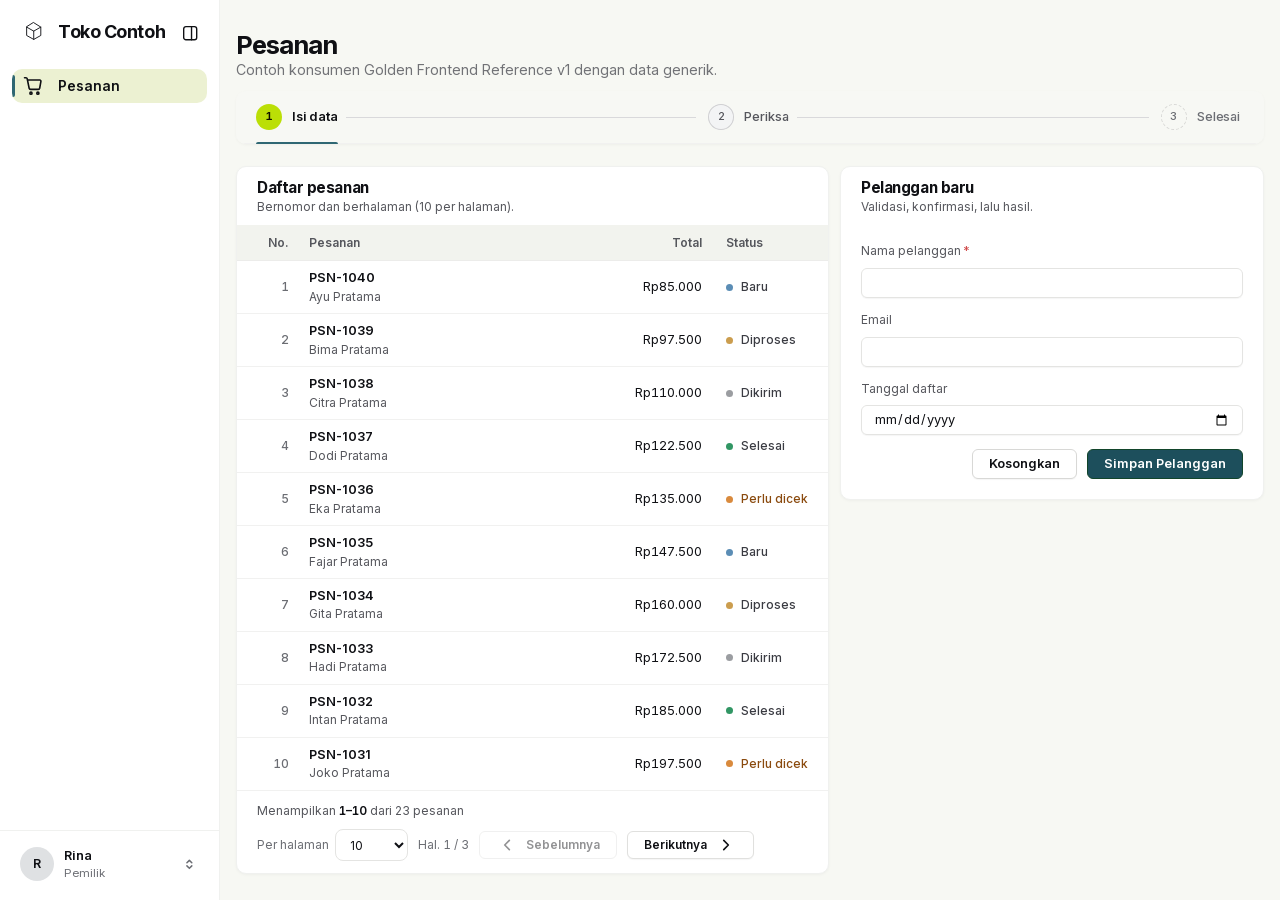
<file: examples/consumer-demo/index.html>
<!doctype html>
<html lang="id">
<head>
<meta charset="utf-8">
<meta name="viewport" content="width=device-width, initial-scale=1, viewport-fit=cover">
<title data-page="Pesanan">Pesanan · Toko Contoh</title>
<!-- Golden Frontend Reference v1 - independent consumer demo (portability smoke test).
     Uses ONLY the shared Golden files below + its own generic config/data (demo-config.js, demo.js).
     No MULTIPLECORP fixture (assets/js/fixtures/*), no domain.js, no business module (assets/js/modules/*). -->
<script src="demo-config.js"></script>
<script src="../../assets/js/project-config.js"></script>
<link rel="stylesheet" href="../../assets/css/tokens.css">
<link rel="stylesheet" href="../../assets/css/base.css">
<link rel="stylesheet" href="../../assets/css/components.css">
<link rel="stylesheet" href="../../assets/css/patterns.css">
<link rel="stylesheet" href="../../assets/css/motion.css">
<style>
  /* demo-only layout glue (everything else comes from the Golden CSS) */
  .demo-grid { display: grid; grid-template-columns: minmax(0, 1.4fr) minmax(0, 1fr); gap: var(--pt-gap); align-items: start; }
  @media (max-width: 1023px) { .demo-grid { grid-template-columns: minmax(0, 1fr); } }
  .demo-form { display: grid; gap: 14px; padding: 4px var(--card-padding) var(--card-padding); }
  .demo-form__actions { display: flex; gap: 10px; justify-content: flex-end; }
  .demo-flow { margin: 0 0 var(--pt-gap); border-radius: var(--radius-lg); overflow: hidden; box-shadow: var(--shadow-card); }
</style>
</head>
<body data-page="demo.home" data-route="demo.home">
<script src="../../assets/js/icons.js"></script>
<a class="shell-skip" href="#main">Langsung ke konten utama</a>
<div class="shell" data-shell data-sidebar="expanded">
  <div class="shell-sidebar" id="shell-sidebar">
    <div class="shell-brand">
      <a class="shell-brand__home" href="index.html" aria-label="Toko Contoh, ke Beranda" data-brand-label="{name}, ke Beranda" data-brand data-shell-link>
        <svg class="mc-logo-mark shell-brand__mark" aria-hidden="true" data-brand-mark><use href="#i-box"></use></svg>
        <span class="shell-brand__name" aria-hidden="true" data-brand-name>Toko Contoh</span>
      </a>
      <button class="shell-brand__toggle" type="button" aria-controls="shell-sidebar" aria-expanded="true" aria-label="Ciutkan sidebar" data-shell-toggle>
        <svg class="mc-icon mc-icon--20" aria-hidden="true"><use href="#i-panel-left"></use></svg>
      </button>
    </div>
    <nav class="shell-nav" aria-label="Navigasi utama" data-shell-nav></nav>
    <div class="shell-account" data-account>
      <button class="shell-account__trigger" type="button" aria-haspopup="menu" aria-expanded="false" aria-label="Akun: Rina, Pemilik" data-account-trigger>
        <span class="mc-avatar shell-account__avatar" aria-hidden="true" data-account-initials>R</span>
        <span class="shell-account__text" aria-hidden="true"><span class="shell-account__name" data-account-name>Rina</span><span class="shell-account__role" data-account-role>Pemilik</span></span>
        <svg class="mc-icon shell-account__chev" aria-hidden="true"><use href="#i-chevrons-up-down"></use></svg>
      </button>
    </div>
  </div>
  <div class="shell-main">
    <header class="mc-appbar" data-appbar>
      <button class="mc-appbar__btn mc-appbar__menu" type="button" aria-label="Buka menu" aria-haspopup="dialog" aria-controls="mc-navdrawer" aria-expanded="false" data-nav-open>
        <svg class="mc-icon mc-icon--22" aria-hidden="true"><use href="#i-menu"></use></svg>
      </button>
      <a class="mc-appbar__brand" href="index.html" aria-label="Toko Contoh, ke Beranda" data-brand-label="{name}, ke Beranda" data-brand data-shell-link>
        <svg class="mc-logo-mark mc-appbar__mark" aria-hidden="true" data-brand-mark><use href="#i-box"></use></svg>
        <span class="mc-appbar__name" aria-hidden="true" data-brand-name>Toko Contoh</span>
      </a>
    </header>
    <main id="main" class="mc-content" data-region="content" tabindex="-1">
      <div class="pt-page" data-page-body>
        <div class="pt-head"><div class="pt-head__text"><h1 class="mc-page-head__title">Pesanan</h1>
          <p class="mc-page-head__subtitle">Contoh konsumen Golden Frontend Reference v1 dengan data generik.</p></div></div>

        <div class="demo-flow" data-mount="flow"></div>
        <div class="demo-grid">
          <section class="mc-card pt-section" aria-labelledby="demo-list-t">
            <div class="pt-section__head"><div class="pt-section__titles"><h2 class="pt-section__title" id="demo-list-t">Daftar pesanan</h2>
              <p class="pt-section__sub">Bernomor dan berhalaman (10 per halaman).</p></div></div>
            <div data-mount="list"></div>
          </section>
          <section class="mc-card pt-section" aria-labelledby="demo-form-t">
            <div class="pt-section__head"><div class="pt-section__titles"><h2 class="pt-section__title" id="demo-form-t">Pelanggan baru</h2>
              <p class="pt-section__sub">Validasi, konfirmasi, lalu hasil.</p></div></div>
            <div data-mount="result" hidden></div>
            <form class="demo-form" novalidate data-demo-form>
              <div data-mount="checks"></div>
              <div class="mc-field"><label class="mc-field__label" for="demo-name">Nama pelanggan<span class="mc-field__required" aria-hidden="true">*</span></label>
                <span class="mc-input"><input class="mc-input__control" id="demo-name" name="name" autocomplete="off" required aria-required="true"></span></div>
              <div class="mc-field"><label class="mc-field__label" for="demo-email">Email</label>
                <span class="mc-input"><input class="mc-input__control" id="demo-email" name="email" type="email" autocomplete="off"></span></div>
              <div class="mc-field"><label class="mc-field__label" for="demo-date">Tanggal daftar</label>
                <span class="mc-input"><input class="mc-input__control" id="demo-date" name="date" type="date" data-demo-date></span>
                <p class="pt-bdate__note" id="demo-date-note" role="status" hidden></p></div>
              <div class="demo-form__actions">
                <button class="mc-btn mc-btn--outline mc-btn--md" type="reset">Kosongkan</button>
                <button class="mc-btn mc-btn--primary mc-btn--md" type="submit">Simpan Pelanggan</button>
              </div>
            </form>
          </section>
        </div>
      </div>
    </main>
  </div>

  <!-- the shell fills the phone bottom bar from navigation.bottom (the container is part of the page shell) -->
  <nav class="mc-bottom-nav" aria-label="Navigasi utama">
    <ul class="mc-bottom-nav__list" role="list"></ul>
  </nav>
</div>
<script src="../../assets/js/patterns.js" defer></script>
<script src="../../assets/js/guide.js" defer></script>
<script src="../../assets/js/interactions.js" defer></script>
<script src="demo.js" defer></script>
</body>
</html>
</file>
<file: assets/css/tokens.css>
/* =============================================================================
   MULTIPLECORP design tokens, v1 (label f-system, 2026-10-06)

   Source of truth:
   - analysis/static-reference-analysis.md (section 6 draft v0, measured in sections 2-3)
   - analysis/motion-analysis.md (section 4 proposals, section 4.6 draft token block)
   - Owner decisions 2026-10-06 (binding): self-hosted Inter, text cut;
     lime CTA #bdca88 on auth; grey text lifted only to WCAG AA; motion baseline 600 ms.

   Evidence tags used in comments:
     M1 = REF-M1 owner dashboard, M2 = REF-M2 login, M3 = REF-M3 create purchase
     (1 image px = 1 CSS px at a 1448 x 1086 viewport).
     "norm"  = normalised to the scale by the static analysis.
     "aa"    = lightened/darkened only as far as WCAG 2.x AA (4.5 : 1) requires.
     "f-sys" = re-measured by f-system on the reference WebPs (imgtool / profiles).
     "prop"  = proposal: not visible in the static references.
   Changes against the section 6 draft are marked "v1 change:".
   ============================================================================= */

:root {
  /* ---------------------------------------------------------------------------
     1. Typography
     ------------------------------------------------------------------------- */
  /* Inter variable, self-hosted (assets/fonts/inter, OFL-1.1). "Inter Fallback" is a
     cap-height-matched Segoe UI face declared in base.css (limits layout shift). */
  --font-sans: "Inter", "Inter Fallback", "Segoe UI Variable Text", "Segoe UI", system-ui, sans-serif;
  --font-quote: "Inter", "Inter Fallback", "Segoe UI", sans-serif;      /* italic 400 (C17) */
  --font-quote-serif: Georgia, "Times New Roman", serif;                /* optional M1 look */
  --font-mono: ui-monospace, "SF Mono", "Cascadia Mono", Consolas, "Liberation Mono", Menlo, monospace; /* keycaps (M3) */
  --font-variation-text: "opsz" 14;   /* text cut at every size; base.css also sets font-optical-sizing: none */

  --weight-regular: 400;
  --weight-medium: 500;
  --weight-semibold: 600;
  --weight-bold: 700;

  /* Shared app scale (static analysis 3.2). size / line-height / tracking */
  --text-display-size: calc(44 * var(--tu));    --text-display-lh: calc(50 * var(--tu));    --text-display-track: -0.02em;  /* M2 headline 43.5 */
  --text-title-size: calc(32 * var(--tu));      --text-title-lh: calc(40 * var(--tu));      --text-title-track: -0.02em;    /* M1 h1 / M3 title, cap 23.9-24.0 */
  --text-figure-xl-size: calc(28 * var(--tu));  --text-figure-xl-lh: calc(36 * var(--tu));  --text-figure-xl-track: -0.02em; /* M1 Umur figure */
  --text-figure-lg-size: calc(22 * var(--tu));  --text-figure-lg-lh: calc(28 * var(--tu));  --text-figure-lg-track: -0.01em; /* M1 KPI 21.7, M3 total 20.9 */
  --text-heading-size: calc(20 * var(--tu));    --text-heading-lh: calc(28 * var(--tu));    --text-heading-track: -0.01em;  /* M1 20-21, M3 19 */
  --text-heading-sm-size: calc(16.5 * var(--tu)); --text-heading-sm-lh: calc(20 * var(--tu)); --text-heading-sm-track: -0.03em; /* c-shared: M1 bottom-card titles (700),
                                                                                              b-dash fit: cap 12 rows, ink 121 / 116 / 91 */
  --text-heading-lg-size: calc(21 * var(--tu));  --text-heading-lg-lh: calc(28 * var(--tu));  --text-heading-lg-track: -0.01em; /* c-shared: M1 main card titles (700),
                                                                                              "Tindakan hari ini" ink 164 (Inter 21: 166) */
  --text-lead-size: calc(17 * var(--tu));       --text-lead-lh: calc(26 * var(--tu));                                        /* M2 lead 17.5, pitch 26.4 */
  --text-body-lg-size: calc(15 * var(--tu));    --text-body-lg-lh: calc(22 * var(--tu));    --text-body-lg-lh-para: calc(24 * var(--tu));    /* M3 subtitle 15.5, M1 nav 15 */
  --text-body-size: calc(14 * var(--tu));       --text-body-lh: calc(20 * var(--tu));                                        /* M1 body, M3 values */
  --text-label-size: calc(13 * var(--tu));      --text-label-lh: calc(18 * var(--tu));                                       /* M3 field label 12.9 by width */
  --text-caption-size: 12px;    --text-caption-lh: 16px;                                     /* meta, badges */
  --text-micro-size: 11px;      --text-micro-lh: 16px;                                       /* M1 small meta */
  --numeric-figures: tabular-nums;                                                           /* money, KPI, table numbers */

  /* Auth scale (M2 sits about one step up the same scale; measured sizes kept for fidelity). */
  --text-auth-title-size: calc(35 * var(--tu));   --text-auth-title-lh: calc(42 * var(--tu));   /* M2 form title 34.6 (cap 25.3) */
  --text-auth-lead-size: calc(17.5 * var(--tu));  --text-auth-lead-lh: calc(26.5 * var(--tu));  /* M2 subtitle 17.5 / 26.4-26.9 */
  --text-auth-label-size: calc(16 * var(--tu));   --text-auth-label-lh: calc(22 * var(--tu));   /* M2 field label 16.2, 600 */
  --text-auth-input-size: calc(15.5 * var(--tu));                               /* M2 placeholder 15.7 */
  --text-auth-button-size: calc(18 * var(--tu));                                /* M2 CTA 18.6 by cap, 17.7 by width */
  --text-auth-helper-size: calc(15 * var(--tu));  --text-auth-helper-lh: calc(24 * var(--tu));  /* M2 helper 14.8 / 24.4 */
  --text-toggle-size: calc(15 * var(--tu));                                     /* M2 ID/EN 15.4, 600 */

  /* Component text roles (f-sys: matched to reference INK WIDTHS on the specimen; M1/M3 small text is
     rendered ~8-15 % narrower than Inter at its cap height (static analysis 8.2), so sizes are chosen to
     hold the silhouette and padding balance while staying within ~0.5-1 px of the cap height). */
  --text-btn-sm-size: calc(13 * var(--tu));       /* 32 px buttons: M1 "Lihat Piutang" 77 px ink (13 px = 81), M3 "Gunakan data dari" 110 (113) */
  --text-btn-md-size: calc(14 * var(--tu));       /* 36 px buttons */
  --text-btn-lg-size: calc(14 * var(--tu));       /* 40 px buttons: M3 "Tambah barang" 105 px ink (14 px = 104); analysis cap 15 */
  --text-btn-header-size: calc(14 * var(--tu));   /* f-verify add: 42 px top-bar buttons. "Pintasan" ink 57 (M1) / 58 (M3): 14 px / 600 = 58,
                                     15 px = 61-62. "Oktober 2026" 88-89 (narrow numerals): 14 px = 94, 15 px = 100 */
  --text-pill-sm-size: 11px;      /* f-verify add: M1 list pills ("Berjalan", "Dalam proses", "Jatuh tempo"), cap ~8 px,
                                     22-23 px tall; ink is ~20 % narrower than Inter, so 11 px is the smallest legible fit */
  --text-pill-xs-size: 10.5px;    /* c-shared add (wf3 P9): the 02 list pills as shipped to match REF-M1 ink widths
                                     ("Jatuh tempo" 83 x 22). Below the 11 px micro floor: owner decision pending */
  --text-btn-secondary-size: calc(12.5 * var(--tu));/* M3 footer outline labels at 500: "Batal" 30 (12.5 px = 29), "Simpan sebagai draf" 121 (122) */
  --text-input-sm-size: 12px;     /* M1 32 px select "Dalam jutaan (Rp)" 97 px ink (12 px = 99) */
  --text-input-size: calc(14 * var(--tu));        /* M3 field value "08 Okt 2026" 81 px ink (14 px = 82) */
  --text-field-label-size: calc(13 * var(--tu));  /* M3 "Tanggal pembelian" 116 px ink (13 px = 115) */
  --text-pill-size: 12px;         /* 24 px status pill, 500 */
  --text-pill-lg-size: calc(13 * var(--tu));      /* M3 "Aktif" 28 px ink (13 px / 600 = 29) */
  --text-delta-size: 12px;        /* M1 "+12%" 31 px ink (12 px / 600 = 31) */
  --text-kbd-size: calc(12.5 * var(--tu));        /* M3 "Alt" 21 x 9 ink (Consolas 12.5 = 21 x 9) */
  --text-heading-md-size: calc(20 * var(--tu)); --text-heading-md-lh: calc(26 * var(--tu)); --text-heading-md-track: -0.04em; /* c-shared: M3 card titles at 600, the
                                  x-purchase fit on cap height AND ink (REF cap ~15; "Barang yang dibeli" 347-510, "Informasi
                                  Pembelian" 343-522 vs REF 521). Was 18.5 / 0 (ink width only, cap 1.5 px short). */
  --text-btn-outline-xl-size: calc(17 * var(--tu));  /* c-shared: M2 Google outline button (was borrowed from --text-heading-sm-size) */

  /* ---------------------------------------------------------------------------
     2. Spacing (4 px base, 2 px half-step), static analysis 3.3
     ------------------------------------------------------------------------- */
  --space-0-5: 2px;
  --space-1: 4px;
  --space-2: 8px;
  --space-3: 12px;
  --space-4: 16px;
  --space-5: 20px;
  --space-6: 24px;
  --space-8: 32px;
  --space-10: 40px;
  --space-12: 48px;
  --space-14: 56px;
  --space-16: 64px;
  --space-18: 72px;

  /* ---------------------------------------------------------------------------
     3. Layout
     ------------------------------------------------------------------------- */
  --sidebar-width: 264px;              /* norm: M1 262 / M3 268, incl. 1 px edge */
  --sidebar-inset-x: 16px;
  --nav-item-height: 44px;             /* norm: 45 / 46 */
  --nav-item-gap: 6px;                 /* keeps the measured 50 px pitch */
  --nav-icon-inset: 12px;
  --nav-icon-label-gap: 20px;
  --nav-indicator-width: 3px;
  --nav-indicator-inset-y: 8px;
  --header-height: 76px;               /* M1, M3 */
  --header-control-top: 18px;          /* M1, M3: controls at y 18-59 */
  --page-gutter: 16px;
  --grid-gap: 12px;                    /* norm: M1 7-13, M3 11-17 */
  --card-padding: 20px;                /* norm: 16-22 */
  --card-header-icon-gap: 12px;
  --search-max-width: 592px;
  --footer-height: 64px;               /* M3 63 */
  --auth-card-width: 1336px;           /* M2 */
  --auth-split: 13fr 11fr;             /* M2 723.7 : 612.4 */
  --auth-form-width: 487px;            /* M2 form column */
  --auth-visual-inset: 48px;

  /* ---------------------------------------------------------------------------
     4. Radius (control radius ~0.18 x height), static analysis 3.5
     ------------------------------------------------------------------------- */
  --radius-xs: 4px;                    /* keycaps (M3 3-4), 17 px badge squares */
  --radius-sm: 6px;                    /* 32-36 px controls (M3 fields 6-7 outer, M1 row buttons 5-6) */
  --radius-md: 8px;                    /* 40-42 px controls (M3 primary 7.8-7.9, Tambah 6.6-7.8), tiles */
  --radius-lg: 10px;                   /* cards (27 corners ~9.5), nav pill, 56 px auth controls (M2 10.6-11.1) */
  --radius-xl: 12px;                   /* auth card (M2 13) */
  --radius-full: 9999px;

  /* ---------------------------------------------------------------------------
     5. Control heights, static analysis 3.7
     ------------------------------------------------------------------------- */
  --control-xs: 24px;                  /* chevron buttons, pills, delta badges */
  --control-sm: 32px;                  /* in-card buttons/selects (M1 32-33, M3 Gunakan 32) */
  --control-md: 36px;                  /* form fields, table controls (M3 36) */
  --control-lg: 40px;                  /* page actions, footer, toolbar search (M3 40; Tambah 41) */
  --control-header: 42px;              /* v1 add: top-bar controls measured 42 in M1 and M3 (draft norm 40) */
  --control-xl: 56px;                  /* auth buttons (M2 CTA 56.5 incl. band, Google 57) */
  --control-xl-field: 55px;            /* v1 add: auth fields measured 55 (email 411-465, password 523-577) */
  --control-add-row: 28px;             /* M3 "Tambah baris" 27 */
  --stepper-disc: 30px;                /* M3 29 / 31 */
  --stepper-disc-bg: #f3f4f5;          /* upcoming marker (r10 shared .mc-stepper) */
  --stepper-ring: #d0d0d2;
  --stepper-line: #d9d9db;             /* connector; done / current use --brand-step-done-* */
  --badge-height: 24px;                /* status pill (C21: median 24) */
  --badge-height-lg: 28px;             /* v1 add: M3 project status "Aktif" 27.5 (f-sys) */
  --badge-height-sm: 22px;             /* f-verify add: M1 list pills 22-23 (Jatuh tempo 476-498, Berjalan 871-894) */
  --badge-dot: 8px;                    /* M1 8-9 */
  --badge-dot-lg: 9px;                 /* M3 9 (f-sys) */
  --keycap-height: 22px;               /* M3 "Alt" / "N" 22-23 (f-sys) */
  --keycap-min-width: 23px;            /* M3 "N" 23 wide (f-sys) */

  /* ---------------------------------------------------------------------------
     6. Icons (outline, round caps/joins, 24-unit grid; box sizes, glyph ink ~0.83 x box)
     ------------------------------------------------------------------------- */
  --icon-lg: 24px;                     /* box; glyph ink ~20 (nav, card headers) */
  --icon-md: 20px;                     /* box; ink ~16-17 (fields, buttons) */
  --icon-sm: 16px;
  --icon-xs: 12px;
  --icon-stroke: 1.75;                 /* rendered px at 20-24 px boxes (M1 1.75-1.9) */
  --icon-stroke-sm: 1.5;               /* rendered px at 16-20 px boxes (M3 fields 1.5-1.65) */
  --icon-stroke-xs: 1.25;              /* rendered px at 12-14 px boxes (meta lines) */
  --icon-stroke-lg: 2;                 /* rendered px at 28-32 px boxes (M3 card-title glyphs 2.0-2.5) */
  --icon-disc-lg: 56px;                /* M2 feature disc 55.5 */
  --icon-disc-kpi: 52px;               /* v1 add: M1 KPI disc measured 52 (f-sys 289.8-341.2 / 222.5-274.5) */
  --icon-disc-row: 42px;               /* v1 add: M1 Tindakan row disc 42-43 */
  --icon-disc-md: 40px;
  --icon-disc-sm: 32px;                /* M1 activity disc 33 */
  --icon-button-round: 24px;           /* M1 chevron buttons 24-25 */

  /* ---------------------------------------------------------------------------
     7. Neutrals
     ------------------------------------------------------------------------- */
  --color-canvas: #f7f8f3;             /* M2, M3 (M1 #f6f6f2) */
  --color-surface: #ffffff;            /* renders #fefefe */
  --color-surface-sunken: #f2f3ee;     /* M3 table header, filled chevrons */
  --color-surface-warm: #fdfcf4;       /* M3 summary */
  --color-surface-hero-start: #f1f1ef; /* M1 hero */
  --color-surface-hero-end: #f3f5f5;
  --color-border-subtle: #f0f1ef;      /* cards, dividers (M3 Informasi edge #f1f1f1, f-sys) */
  --color-border: #e4e4e2;             /* inputs, selects (M2 #e5e5e5, M3 #e4e4e4) */
  --color-border-strong: #d8d8d6;      /* outline buttons (M3 #d5d5d5-#dadada) */
  --color-border-control: #e0e0de;     /* v1 add: 32 px outline buttons (f-sys peaks: M1 Lihat #dedede-#e0e0e0, M3 Gunakan #e0e0e0-#e8e8e8) */
  --color-border-toggle: #e8e8e8;      /* M2 ID/EN toggle */
  --color-border-kbd: #e7e7e7;         /* M3 keycaps (f-sys #eaeaea-#f2f2f2 antialiased) */
  --color-border-dashed: #e7e7e7;      /* 3 on / 2 off (M3) */
  --color-header-divider: #ecedec;     /* M3 */
  --color-addon-divider: #efefef;      /* v1 add: M3 date / ref field icon cell divider (f-sys #efefef) */
  --color-separator: #c6c6c4;          /* M1 top-bar vertical separator */
  --color-link-underline: #c9cacd;     /* c-shared: neutral link underline, M1 "Laporan piutang" / "Lihat semua" #c4c6ca-#d7d7d7
                                          (was --color-border-strong #d8d8d6 on .mc-link, #c9cacd on the 02 copy) */
  --color-avatar: #dfe1e3;             /* M1 #dee0e2, M3 #e0e2e4 */

  /* Control border greys per role (c-shared, wf3 P20). The references draw 1 px control borders
     with a soft halo; each crisp value below matches its role's integrated weight in the
     reference that defines it, so the roles differ on purpose (fidelity). --color-border stays
     the default field / header-control border, --color-border-control the 32-42 px outline
     buttons and header selects, --color-border-strong the 36-40 px outline buttons. */
  --color-border-field: #dededc;       /* M3 36 px form fields (REF halo integrates ~40 vs 27 for #e4e4e2) */
  --color-border-field-dense: #d7d7d5; /* M3 table-cell controls (~57) */
  --color-border-field-xl: #d9d9d7;    /* M2 auth fields (2-row band, 1.5x #e4e4e2) */
  --color-border-outline-xl: #cdcec9;  /* M2 auth outline button (Google; 1 row integrates 50) */
  --color-border-icon-btn: #e3e3e2;    /* M3 table trash button (2 px #eeeeee-#f0f0f0 halo, ~30) */
  --color-divider-label: #dcdcdb;      /* M2 labelled divider lines (2-row band 235 / 241) */
  /* Hover borders (prop: no state is drawn in the references) */
  --color-border-hover: #d6d6d4;       /* default fields, OTP cells */
  --color-border-field-hover: #c8c8c6; /* M3 form fields and table controls (darker rest value) */
  --color-border-control-hover: #cfcfcd; /* outline buttons, KPI chevron */
  --color-border-outline-xl-hover: #bebfba;
  --color-card-hover-border: #e3e4df;  /* card with a stretched link: hover */
  --color-card-press-border: #dcddd7;  /* ... press */
  /* Row tints (prop; c-shared, wf3 P13): one pair for list rows, menu items and demo rows on
     every page. Muted text on a tinted row switches to muted-tint (AA table below). The shell
     nav keeps its own lime-family tints (--shell-nav-hover / -press): nav pills are not rows. */
  --color-row-hover: #f8f9f4;
  --color-row-press: #f2f3ec;
  --color-sunken-hover: #e9eae4;       /* sunken buttons / chevrons: hover */

  /* Text tiers. Owner decision 3: mockup greys lifted ONLY to AA, same hue, as light as AA allows.
     Ratios are WCAG 2.x against the named background. */
  --color-text-primary: #0f1014;       /* 19.0 : 1 on white */
  --color-text-strong: #3a3b42;        /* 11.2 : 1 (current breadcrumb, links) */
  --color-text-secondary: #55565c;     /* 7.3 : 1 white, 6.9 canvas. M1 cluster 1, unchanged */
  --color-text-tertiary: #6b6d73;      /* 5.2 : 1 white, 4.85 canvas, 4.57 hero. M3 measured, unchanged */
  --color-text-muted: #75767a;         /* aa, v1 change: lightest same-hue AA on WHITE (4.54 : 1).
                                          Replaces M1 clusters 3-4 #7d7e82-#a2a3a5, M2 #767a80-#818286,
                                          M3 meta #8b8d93 when they sit on white surfaces. */
  --color-text-muted-canvas: #717276;  /* aa, v1 add: lightest same-hue AA on CANVAS #f7f8f3 (4.50 : 1) */
  --color-text-muted-tint: #6d6e72;    /* aa, v1 add: lightest AA on tinted panels down to #f1f1ef / #eef3f8
                                          (M1 hero, M2 sky panel; 4.50-4.56 : 1) */
  --color-text-tertiary-lime: #696b71; /* aa, c-shared add: meta on a selected lime-150 row (palette); tertiary
                                          #6b6d73 is 4.45 there, this is the lightest same-hue AA step (4.59 : 1) */
  /* Which light grey on which surface (f-verify, WCAG 2.x, 4.5 : 1 for normal text):
       white #ffffff ......................... muted 4.54 (tertiary 5.17)
       warm #fdfcf4 (M3 summary) ............. muted FAILS 4.41 -> muted-canvas 4.67
       canvas #f7f8f3 ........................ muted FAILS 4.25 -> muted-canvas 4.50
       lime-50 #f5f9df (attention badge) ..... muted FAILS 4.21 -> muted-tint 4.73
       sunken #f2f3ee (table header, chips) .. muted FAILS 4.07, muted-canvas FAILS 4.31 -> muted-tint 4.57
       row hover #f8f9f4 / press #f2f3ec ..... muted FAILS 4.29 / 4.07 -> muted-tint 4.81 / 4.56 (c-shared)
       lime-150 #ecf1d2 (selected row) ....... tertiary FAILS 4.45 -> tertiary-lime 4.59 (c-shared)
       hero / sky panels (M1 #eff2f1, M2 #ecf2f7 behind the lead copy) -> muted-tint 4.51-4.52
       anything darker than #ecf2f7 (e.g. the M2 sky top #e8f0f8) -> secondary #55565c (tertiary fails there: 4.49)
     Do not put any of these greys on top of a photo; use a solid panel behind the text. */
  --color-text-placeholder: #75767a;   /* aa, v1 change: M2 #98999d, M3 #9b9da1, M1 #83848a -> 4.54 : 1 on white inputs
                                          (draft #74767c was 1 level darker than needed) */
  --color-text-disabled: #9b9da1;      /* 2.7 : 1, decorative / disabled only */
  --color-text-on-primary: #ffffff;    /* 9.4 : 1 on #1a5035 */
  --color-text-on-lime: #0d0e00;       /* 17.2 : 1 on lime-100; 11 : 1 on lime CTA */
  --color-icon-field: #262626;         /* v1 add: M3 field glyphs #0f1110-#262626 (f-sys) */

  /* ---------------------------------------------------------------------------
     8. Brand
     ------------------------------------------------------------------------- */
  /* Brand aliases (r7): the values live in PROJECT BRAND TOKENS (--brand-*, below). */
  --color-primary: var(--brand-primary);              /* M3 primary button (#1a5035) */
  --color-primary-rim: var(--brand-primary-rim);      /* 1 px darker rim on the M3 primary */
  --color-primary-hover: var(--brand-primary-hover);  /* prop: hover, ~6 % darker */
  --color-primary-press: var(--brand-primary-press);  /* prop */
  --color-primary-deep: var(--brand-primary-deep);    /* totals, money emphasis (M3) */
  --color-accent-olive: var(--brand-accent);          /* nav indicator (M3) 7.0 : 1 */
  --color-accent-ink: var(--brand-accent-strong);     /* M2 "Tampilkan" link 11.3 : 1 */
  --color-accent-link: var(--brand-accent-link);      /* M2 "Lupa kata sandi?" 7.8 : 1 */
  --color-accent-underline: var(--brand-accent-soft); /* M2 olive underline / rule */
  --color-lime-50: var(--brand-tint-50);              /* M1 attention badge */
  --color-lime-100: var(--brand-tint-100);            /* M3 "Tambah barang" */
  --color-lime-100-hover: var(--brand-tint-100-hover);
  --color-lime-150: var(--brand-tint-150);            /* selected nav (M3) */
  --color-lime-200: var(--brand-tint-200);            /* selected segment (M2 toggle) */
  --color-lime-700: var(--brand-on-tint);             /* icon on lime tint (M1) */
  --color-lime-signal: var(--brand-signal);           /* current step only (M3) */
  --color-lime-cta: var(--brand-cta);                 /* BINDING auth CTA (owner decision 2), M2 measured exactly */
  --color-lime-cta-band: var(--brand-cta-band);       /* M2 2 px darker bottom band */
  --color-lime-cta-hover: var(--brand-cta-hover);     /* prop */
  --color-lime-cta-ink: var(--brand-cta-ink);         /* label on the CTA, 11.0 : 1 */
  --color-logo-teal: #335f65;
  --color-logo-olive: #84a64c;

  /* ---------------------------------------------------------------------------
     9. Status
     ------------------------------------------------------------------------- */
  --color-success-bg: #e3f4e9;   --color-success-fg: #236b49;   --color-success-dot: #319664;  /* M3 Aktif 5.6 : 1 */
  --color-trend-up-bg: #edf8f1;  --color-trend-up-fg: #2d5e3e;                                 /* M1 delta 6.9 : 1 */
  --color-warning-bg: #fff1e2;   --color-warning-fg: #8a4a0e;   --color-warning-dot: #d98a3d;  /* M1 K3 6.2 : 1 */
  --color-pending-bg: #fef1d8;   --color-pending-fg: #7a5a22;   --color-pending-dot: #cb9d4e;  /* aa fg 5.7 : 1 */
  --color-danger-bg: #fde7e8;    --color-danger-fg: #b4373f;    --color-danger-icon: #9b2e30;  /* 5.0 : 1 */
  --color-danger-dot: #d0454c;
  --color-required: #cf4747;     /* asterisk (M3 #d14d4d = 4.30 : 1 on white). f-verify change, aa: same hue,
                                    lightest step that reaches 4.52 : 1 (the asterisk is meaningful text) */
  --color-info-bg: #e2ecf4;      --color-info-fg: #0f2b4f;      --color-info-dot: #5b8db5;     /* 11.9 : 1 */
  --color-neutral-bg: #f2f3ee;   --color-neutral-fg: #3a3b42;   --color-neutral-dot: #9b9da1;  /* 10.0 : 1 */

  /* ---------------------------------------------------------------------------
     10. Categorical tints (icon discs); glyph = same hue at L* 10-20
     ------------------------------------------------------------------------- */
  --tint-olive: #eaf0d9;    --tint-olive-ink: #1a2e0d;     /* f-sys disc means: M1 KPI #ecf0dc, row #ecf2d6, M2 #eaf0da */
  --tint-blue: #e1ecf4;     --tint-blue-ink: #0f2b4f;      /* M1 row #e1ecf6, M2 #dfebf5 */
  --tint-peach: #f6ede1;    --tint-peach-ink: #432817;     /* M2 #f5ece1 */
  --tint-mint: #deefe9;     --tint-mint-ink: #032f11;
  --tint-red: #fce8e6;      --tint-red-ink: #9b2e30;
  --tint-lavender: #ede5fc; --tint-lavender-ink: #341d5d;
  --tint-tan: #f1e6dc;      --tint-tan-ink: #432817;
  --tint-blue-strong: #d5e7f3;   /* v1 add: M1 KPI "Kas masuk" disc mean (f-sys); Tindakan rows / M2 use --tint-blue */
  --tint-peach-strong: #faece0;  /* v1 add: M1 KPI "Piutang aktif" disc mean (f-sys) */
  --tint-lime: #f5f9df;     --tint-lime-ink: #556a08;
  --tint-neutral: #f2f3ee;  --tint-neutral-ink: #0f1014;

  /* ---------------------------------------------------------------------------
     11. Charts (M1 only)
     ------------------------------------------------------------------------- */
  --chart-age-1: #99b1a0;  /* sage: not yet due */
  --chart-age-2: #edd798;  /* sand: 1-30 days */
  --chart-age-3: #cbac8d;  /* tan: 31-60 days */
  --chart-age-4: #d56e5b;  /* coral: 61-90 days */
  --chart-age-5: #a9322e;  /* brick: over 90 days */
  --chart-cat-1: #7e9e85;  /* sage */
  --chart-cat-2: #82adc9;  /* steel blue */
  --chart-cat-3: #e6d6c5;  /* beige */
  --chart-cat-4: #dadee0;  /* grey */
  --chart-progress-1: #94a469;  /* f-sys #94a468 */
  --chart-progress-2: #89b3cd;
  --chart-progress-3: #ccaf90;
  --chart-track: #e6e8eb;       /* f-sys #e4e5e8-#e7e9ec */
  --chart-olive-soft: #c5d1a3;  /* c-shared: soft olive bar (04 timing diagrams; was a literal x3) */
  --chart-segment-gap: 2px;
  --chart-line-width: 1.5px;
  --chart-area-opacity-top: 0.4;
  --chart-donut-ring-ratio: 0.16;
  --progress-height: 10px;      /* M1 895-905 (f-sys) */

  /* ---------------------------------------------------------------------------
     12. Elevation
     ------------------------------------------------------------------------- */
  --shadow-xs: 0 1px 1px rgba(16, 24, 8, .04);                                      /* M3 controls: 1 darker row */
  --shadow-card: 0 1px 3px rgba(20, 24, 16, .04);                                   /* M1, M3 cards */
  /* c-shared: --shadow-pop and --shadow-raised now carry the REF-M2-measured values the login page
     had scoped (wf3 P4 / P6): toggle ~12 levels 1-2 px under the border fading by 11 px; card
     hairline -9 at top / bottom only plus a ~20 px fade peaking at -5..-7 (was a -14 ring, 12 px fade). */
  --shadow-pop: 0 4px 12px rgba(16, 20, 10, .085);                                  /* M2 toggle; segmented, tab bars */
  --shadow-raised: 0 -1px 0 rgba(40, 48, 20, .012), 0 1px 0 rgba(40, 48, 20, .012), 0 2px 26px 0 rgba(40, 48, 20, .068); /* M2 auth card */
  --shadow-cta: 0 5px 14px var(--brand-cta-glow);                                   /* M2 lime CTA glow (brand) */
  --shadow-footer: 0 -1px 0 #f5f5f5;                                                /* M3 sticky footer */
  /* Overlay elevation (prop: no overlay is drawn in the references; values as shipped, c-shared wf3 P14) */
  --shadow-card-hover: 0 2px 8px rgba(20, 24, 16, .05);                             /* card with a stretched link: hover */
  --shadow-menu: 0 2px 8px rgba(0, 0, 0, .05), 0 12px 32px rgba(20, 24, 16, .08);   /* dropdown menus */
  --shadow-toast: 0 8px 24px rgba(15, 16, 20, .10), 0 1px 2px rgba(15, 16, 20, .05);
  --shadow-modal: 0 0 0 1px rgba(15, 16, 20, .05), 0 24px 48px rgba(15, 16, 20, .14), 0 2px 6px rgba(15, 16, 20, .05); /* dialog */
  --shadow-drawer: -1px 0 0 rgba(15, 16, 20, .06), -24px 0 48px rgba(15, 16, 20, .12); /* right-hand drawer */
  --shadow-palette: drop-shadow(0 18px 28px rgba(15, 16, 20, .16)) drop-shadow(0 2px 4px rgba(15, 16, 20, .06));
                                       /* a filter value: it follows the palette's clip while it reveals */

  /* ---------------------------------------------------------------------------
     13. Focus (NOT observed in any reference; proposal, motion analysis 4.4 Feedback)
     ------------------------------------------------------------------------- */
  --color-focus: var(--brand-accent);                  /* accent olive, 7.0 : 1 on white (>= 3 : 1 non-text) */
  --focus-ring-width: 2px;
  --focus-ring-offset: 2px;
  --focus-ring: 0 0 0 3px var(--brand-focus-halo);     /* halo for fields (focus-within) */
  --focus-ring-danger: 0 0 0 3px rgba(180, 55, 63, .22); /* c-shared: halo for an invalid field (danger-fg at 22 %) */

  /* ---------------------------------------------------------------------------
     14. Motion (motion analysis 4.1 / 4.2 / 4.4 / 4.6; all PROPOSALS derived from
         REF-V1 structure and REF-V2 measured timings; no camera or edit motion)
     ------------------------------------------------------------------------- */
  /* Durations */
  --mc-dur-instant: 80ms;              /* press-in, hover tint in, overlay opacity-in (V2 50-83 ms) */
  --mc-dur-fast: 160ms;                /* release, state morph, selection ring, chips (V2 ~160-180 ms) */
  --mc-dur-base: 240ms;                /* item reveal, page exit, toast exit (V2 250-330 ms, shortened) */
  --mc-dur-moderate: 320ms;            /* container transform, modal open, collapse, pop-in */
  --mc-dur-slow: 400ms;                /* nav indicator, palette height, panel reveal, morph */
  --mc-dur-auth-step: 600ms;           /* v1 change: owner decision 5 (V1 real-time ~600 ms, 565-690);
                                          analysis 4.1 had proposed 480 ms */
  --mc-dur-auth-signature: 600ms;      /* V1 desktop hand-off variant (same clock) */
  --mc-dur-reduced: 150ms;             /* reduced-motion crossfade (4.5) */
  --mc-dur-spin: 900ms;                /* spinner revolution (prop) */

  /* Easings */
  --mc-ease-standard: cubic-bezier(0.42, 0, 0.58, 1);  /* persistent moves: auth step, nav indicator, morph (V1 T1 fit) */
  --mc-ease-enter: cubic-bezier(0, 0, 0.2, 1);         /* entrances (V2 container transform fit) */
  --mc-ease-reveal: cubic-bezier(0.25, 1, 0.5, 1);     /* clip/size reveals: palette, side panel (V2 easeOutQuart) */
  --mc-ease-exit: cubic-bezier(0.37, 0, 0.63, 1);      /* opacity-out (V2 easeInOutSine) */
  --mc-ease-emphasis: cubic-bezier(0.34, 1.45, 0.64, 1); /* ONE highlighted datum per view only */
  --mc-ease-linear: linear;                            /* scrim, progress, spinner */

  /* Stagger */
  --mc-stagger-tight: 30ms;            /* chips, toolbar items, chart bars */
  --mc-stagger-row: 40ms;              /* table and list rows */
  --mc-stagger-card: 60ms;             /* cards / containers */
  --mc-stagger-max-steps: 8;           /* later items share step 8 */
  --mc-stagger-window: 300ms;          /* total stagger budget */
  --mc-content-offset: 120ms;          /* container -> its content */
  --mc-page-budget: 900ms;             /* data-ready -> last entering element */

  /* Distances and scales */
  --mc-enter-scale: 0.97;              /* container / dialog enter (V2 0.96-0.975) */
  --mc-exit-scale: 0.98;               /* dialog / auth card exit */
  --mc-enter-rise: 8px;                /* container rise (V2 9-13 CSS px, compressed) */
  --mc-title-rise: 6px;                /* page title rise (V2 ~6 CSS px) */
  --mc-item-rise: 4px;                 /* item reveal (V2 3-6 CSS px) */
  --mc-item-blur: 3px;                 /* text-level blur only, <= 3-4 px */
  --mc-validation-rise: -4px;          /* inline message drops in from above */
  --mc-press-scale: 0.97;              /* buttons 32-56 px (V2 0.93-0.96, reduced) */
  --mc-pop-scale: 0.8;                 /* success check pop-in, no overshoot */
  --mc-auth-shift: 24px;               /* auth content offset (V1 forms move on one clock) */
  --mc-auth-parallax: 48px;            /* auth caption = 2 x content offset (V1 2x copy parallax) */
  --mc-auth-swap-at: 0.5;              /* hidden midpoint swap at p = 0.5 */
  --mc-auth-exit-end: 0.45;            /* content exit 0-45 %, hidden 45-55 %, enter 55-100 % */
  --mc-auth-enter-start: 0.55;
  --mc-panel-start: 3%;                /* side panel clip reveal starts at 3 % width */
  --mc-scrim: rgba(15, 16, 20, 0.32);  /* modal / palette scrim */
  --mc-backdrop-blur: 4px;             /* optional palette backdrop blur */
}

/* -----------------------------------------------------------------------------
   Layers (r6): one z-index scale for every component. Fixed chrome < menus < drawers <
   sheets < modals < toasts (feedback must stay readable over everything except the skip link).
   --------------------------------------------------------------------------- */
:root {
  --z-raised: 2;                       /* sticky sidebar, card overlays */
  --z-bar: 30;                         /* app bar, bottom navigation, sticky action bar */
  --z-popover: 80;                     /* menus, listboxes, date popover, account menu */
  --z-sheet: 90;                       /* bottom sheets */
  --z-drawer: 95;                      /* navigation drawer */
  --z-modal: 100;                      /* confirmation / information dialogs, palette */
  --z-toast: 110;                      /* toasts */
  --z-skip: 120;                       /* skip link */

  /* Destructive action (r6): solid red only for the confirming button of a destructive or
     session-ending action; white label 5.0 : 1. */
  --color-danger-solid: #b4373f;
  --color-danger-solid-hover: #9e2f36;
  --color-danger-rim: #9b2e30;
}

/* -----------------------------------------------------------------------------
   PROJECT BRAND TOKENS (r7). The only colours a project re-tints (project-config.js `tokens`).
   Everything else in this file is a FIXED GOLDEN token: text, surfaces, borders, semantic
   success / warning / danger / info, chart categories, KPI tones, shadows, motion, density.
   Defaults = MultipleCorp. Component CSS never names a brand hex; it reads the --color-* aliases
   below, which point here.
   --------------------------------------------------------------------------- */
:root {
  --brand-primary: #1a5035;            /* primary button, money emphasis family */
  --brand-primary-rim: #12452b;
  --brand-primary-hover: #154530;
  --brand-primary-press: #113c29;
  --brand-primary-deep: #0e3b25;       /* totals */
  --brand-accent: #545e21;             /* nav indicator, focus, accent controls (7.0 : 1) */
  --brand-accent-strong: #353e1c;      /* accent text on light surfaces */
  --brand-accent-link: #4c572c;        /* auth links */
  --brand-accent-soft: #8b936d;        /* accent underline / rule */
  --brand-tint-50: #f5f9df;            /* attention badge, selected preset, range fill */
  --brand-tint-100: #f0f5ca;           /* accent button */
  --brand-tint-100-hover: #e9f0b9;
  --brand-tint-150: #ecf1d2;           /* selected navigation */
  --brand-tint-200: #e4ebc2;           /* selected segment */
  --brand-on-tint: #556a08;            /* icon on a tint */
  --brand-signal: #bbdf06;             /* current step only */
  --brand-nav-hover: #f6f9eb;          /* tint-150 at 45 % on white */
  --brand-nav-press: #f0f4dc;          /* tint-150 at 80 % on white */
  --brand-focus-halo: rgba(84, 94, 33, .35);
  --brand-cta: #bdca88;                /* auth CTA (owner decision 2) */
  --brand-cta-band: #b0ba7d;
  --brand-cta-hover: #b5c37e;
  --brand-cta-ink: #0b1005;            /* 11.0 : 1 on the CTA */
  --brand-cta-glow: rgba(120, 140, 40, .28);
  --brand-cta-shadow: rgba(108, 122, 52, .22);   /* auth CTA glow (greyer than -glow, REF-M2) */
  --brand-cta-rim: #a9b676;            /* checked box filled with the CTA colour */
  /* r7 residuals: brand-state colours that were raw hex in component CSS */
  --brand-link-soft: #5a643c;          /* quiet text link (Login "Lupa kata sandi?", 6.3 : 1) */
  --brand-link-strong: #3d4624;        /* strong inline text action (Login "Tampilkan", 9.6 : 1) */
  --brand-link-rule: #969c71;          /* its underline */
  --brand-fill-rule: #cfd6ad;          /* filled code cell border (OTP) */
  --brand-fill-wash: #fbfcf6;          /* filled code cell background (OTP) */
  --brand-progress: #a3b26a;           /* brand progress bar (Login handoff) */
  --brand-step-done-line: #e4e9cb;     /* completed stepper connector (Create Purchase) */
  --brand-step-done-dot: #dde7a6;      /* completed stepper dot */
}

/* =============================================================================
   Responsive tokens (Golden Reference r2: final polish + responsive mobile pass)
   ONE token system for every width. Desktop (>= 1200 px) is the approved REF-M1/M2/M3
   reconstruction and keeps every value above. Below it, only these tokens change.
   Breakpoints (media queries cannot read custom properties, so the numbers are fixed):
     desktop  >= 1200 px  reference composition (sidebar 264 + top bar 76)
     tablet   768-1199 px icon rail (80) + top bar; cards reflow to 2 columns
     phone    <= 767 px   app bar + bottom navigation; single column; 360 px minimum
   ============================================================================= */
:root {
  /* Safe areas (notch, home indicator). 0 on desktop browsers. */
  --safe-top: env(safe-area-inset-top, 0px);
  --safe-right: env(safe-area-inset-right, 0px);
  --safe-bottom: env(safe-area-inset-bottom, 0px);
  --safe-left: env(safe-area-inset-left, 0px);

  /* Touch + phone sizing */
  --touch-min: 44px;                   /* minimum interactive target on touch */
  --m-gutter: 18px;                    /* phone page gutter (20 from 375 px); r5: was 16 / 20 from 400 */
  --m-section-gap: 28px;               /* between page sections */
  --m-card-gap: 14px;                  /* between cards in one section */
  --m-card-pad: 18px;                  /* restrained card padding (moderate, not oversized) */
  --m-row-min: 60px;                   /* list / action row minimum height */
  --m-control-h: 48px;                 /* field, custom select trigger, primary buttons */
  --m-control-r: var(--radius-md);     /* 8: same radius family as the 40 px desktop controls */
  --m-appbar-h: 56px;
  --m-bottom-nav-h: 60px;
  --m-action-bar-h: 72px;              /* sticky purchase actions (+ safe area) */

  /* Phone type scale (Inter text cut; same weights as desktop) */
  --m-text-title: 25px;     --m-text-title-lh: 31px;    /* page title (26 from 400 px) */
  --m-text-heading: 18px;   --m-text-heading-lh: 24px;  /* section heading */
  --m-text-row: 15px;       --m-text-row-lh: 20px;      /* card / row title */
  --m-text-body: 15px;      --m-text-body-lh: 22px;
  --m-text-meta: 12.5px;    --m-text-meta-lh: 17px;     /* metadata, captions */
  --m-text-button: 15px;
  --m-text-figure: 17px;    --m-text-figure-lh: 22px;   /* KPI values in the 2-column grid */
  --m-text-total: 22px;                                 /* purchase grand total */

  /* Custom select / listbox (desktop popover and phone sheet share these) */
  --select-menu-pad: 8px;              /* menu inner padding (r5: 6 -> 8) */
  --select-row-h: 42px;                /* desktop option row (r5: 40 -> 42) */
  --select-row-px: 14px;               /* option text inset: 22 px from the menu border (r5; was 18, read as cramped) */
  --select-row-r: var(--radius-sm);    /* highlight radius inside the 10 px menu */
  --select-menu-r: var(--radius-lg);
  --select-menu-max-h: 320px;
  --select-sheet-row-h: 52px;          /* phone sheet option row */

  /* Upload component */
  --upload-success: var(--color-success-fg);            /* #236b49 established success green */
  --upload-success-dot: var(--color-success-dot);       /* #319664 check stroke */
  --upload-success-bg: var(--color-success-bg);         /* #e3f4e9 acknowledgement wash */
  --mc-dur-check: 360ms;               /* success check stroke (300-400 ms brief) */
  --mc-dur-hover: 140ms;               /* hover tint (120-180 ms brief) */
  --mc-dur-state: 200ms;               /* component state change (180-240 ms brief) */
  --mc-dur-sheet: 320ms;               /* bottom sheet in (= moderate) */
  --mc-dur-auth-compact: 480ms;        /* single-column auth step swap (V1 principles, shorter travel) */
}
@media (min-width: 375px) {
  :root { --m-gutter: 20px; }
}
@media (min-width: 400px) {
  :root { --m-text-title: 26px; --m-text-title-lh: 32px; }
}

/* -----------------------------------------------------------------------------
   Runtime density (r4, r6). The 1448 x 1086 references are COMPARISON canvases, not runtime
   sizes: reference fidelity != fixed CSS pixel size.
     --du  geometry unit, "one reference px at runtime" (density layer, components.css 24).
           r4 curve: follows the viewport height (768 -> .86, 864 -> .905, 900 -> .92, >= 1068 -> 1)
           and, below 1448 px, the width (1366 -> .93). r6 (owner review at browser zoom 100 %:
           "the old build felt right near 90 %"): the curve is multiplied by --density-scale (.9 on
           desktop), so 1366 x 768 -> .774, 1536 x 864 -> .815, 1920 x 1080 -> .9.
     --dt  display-text unit (half the compression of --du)
     --tu  type unit for every fixed text size above 12 px and line box above 16 px (r6). Desktop
           .92 (1366) -> .96 (1920); text of 12 px and less never shrinks.
     --iu  icon unit (r6): icons follow the type unit on desktop.
   Phones keep 1px everywhere (touch targets and reading sizes are not compressed); tablets use
   the r5 --du. The Login keeps its own fitted units (--lu / --lt, components.css Login 8).
   Projects tune density through --density-scale only (docs/PORTABILITY_CONTRACT.md).
   --------------------------------------------------------------------------- */
:root { --du: 1px; --dt: 1px; --tu: 1px; --iu: 1px; --density-scale: 1; }
@media (min-width: 1025px) {
  :root {
    --density-scale: .9;
    --du: calc(clamp(.86px, min(calc(.86px + (100vh - 768px) * .00047), calc(.93px + (100vw - 1366px) * .0009)), 1px) * var(--density-scale));
    --dt: calc(.5px + var(--du) * .5);
    --tu: clamp(.92px, calc(.92px + (100vw - 1366px) * .00008), .96px);
    --iu: var(--tu);
  }
  :root:has(> body[data-page="login"]) { --tu: 1px; --iu: 1px; }
}
/* Tablets (r5): the same unit, from the height only and capped at .94 (1024 x 768 -> .86,
   768 x 1024 -> .94); applied to page headers, KPI tiles and Dashboard blocks. */
@media (min-width: 768px) and (max-width: 1024px) {
  :root {
    --du: clamp(.86px, calc(.86px + (100vh - 768px) * .00047), .94px);
    --dt: calc(.5px + var(--du) * .5);
  }
}
</file>
<file: assets/css/base.css>
/* =============================================================================
   MULTIPLECORP base layer, v1 (label f-system)
   Font faces, reset, document defaults, icon base, focus, utilities.
   Requires tokens.css first. Offline: every url() is relative to this file.
   ============================================================================= */

/* -----------------------------------------------------------------------------
   1. Inter (self-hosted variable, OFL-1.1; see assets/fonts/inter/LICENSE.txt)
   font-display: block avoids a fallback flash; the files are local, so the block
   period is a few milliseconds.
   --------------------------------------------------------------------------- */
@font-face {
  font-family: "Inter";
  font-style: normal;
  font-weight: 100 900;
  font-display: block;
  src: url("../fonts/inter/InterVariable.woff2") format("woff2-variations"),
       url("../fonts/inter/InterVariable.woff2") format("woff2");
}

@font-face {
  font-family: "Inter";
  font-style: italic;
  font-weight: 100 900;
  font-display: block;
  src: url("../fonts/inter/InterVariable-Italic.woff2") format("woff2-variations"),
       url("../fonts/inter/InterVariable-Italic.woff2") format("woff2");
}

/* Cap-height-matched local fallback (static analysis 3.2: Segoe UI cap 0.70 vs Inter 0.727
   -> size-adjust 104 %). Metric overrides reproduce Inter's line box
   (ascender 0.96875 em, descender 0.2421875 em, divided by the size-adjust). */
/* f-verify: one face per weight band. A single local("Segoe UI") face declared for 100-900 is
   the Regular file at every weight, and html sets font-synthesis: none, so 600/700 text would
   have rendered as 400 whenever Inter failed to load (hierarchy collapse). */
@font-face {
  font-family: "Inter Fallback";
  font-style: normal;
  font-weight: 100 450;
  src: local("Segoe UI"), local("SegoeUI");
  size-adjust: 104%;
  ascent-override: 93.1%;
  descent-override: 23.3%;
  line-gap-override: 0%;
}

@font-face {
  font-family: "Inter Fallback";
  font-style: normal;
  font-weight: 451 650;
  src: local("Segoe UI Semibold"), local("SegoeUI-Semibold");
  size-adjust: 104%;
  ascent-override: 93.1%;
  descent-override: 23.3%;
  line-gap-override: 0%;
}

@font-face {
  font-family: "Inter Fallback";
  font-style: normal;
  font-weight: 651 900;
  src: local("Segoe UI Bold"), local("SegoeUI-Bold");
  size-adjust: 104%;
  ascent-override: 93.1%;
  descent-override: 23.3%;
  line-gap-override: 0%;
}

@font-face {
  font-family: "Inter Fallback";
  font-style: italic;
  font-weight: 100 900;
  src: local("Segoe UI Italic"), local("SegoeUI-Italic");
  size-adjust: 104%;
  ascent-override: 93.1%;
  descent-override: 23.3%;
  line-gap-override: 0%;
}

/* -----------------------------------------------------------------------------
   2. Modern reset
   --------------------------------------------------------------------------- */
*,
*::before,
*::after {
  box-sizing: border-box;
}

* {
  margin: 0;
}

html {
  -webkit-text-size-adjust: 100%;
  text-size-adjust: 100%;
  tab-size: 4;
}

body {
  min-height: 100vh;
}

img,
picture,
video,
canvas,
svg {
  display: block;
  max-width: 100%;
}

img,
video {
  height: auto;
}

input,
button,
textarea,
select {
  font: inherit;
  color: inherit;
  letter-spacing: inherit;
}

button {
  background: none;
  border: 0;
  padding: 0;
  cursor: pointer;
  text-align: inherit;
}

button:disabled {
  cursor: not-allowed;
}

a {
  color: inherit;
  text-decoration: none;
}

ul[role="list"],
ol[role="list"],
menu {
  list-style: none;
  padding: 0;
}

table {
  border-collapse: collapse;
  border-spacing: 0;
}

p,
h1,
h2,
h3,
h4,
h5,
h6 {
  overflow-wrap: break-word;
}

h1,
h2,
h3,
h4,
h5,
h6 {
  font-size: inherit;
  font-weight: inherit;
}

textarea {
  resize: vertical;
}

[hidden] {
  display: none !important;
}

/* -----------------------------------------------------------------------------
   3. Document defaults
   --------------------------------------------------------------------------- */
html {
  background: var(--color-canvas);
  color: var(--color-text-primary);
  font-family: var(--font-sans);
  font-size: var(--text-body-size);
  line-height: var(--text-body-lh);
  font-weight: var(--weight-regular);
  /* Text cut at every size: the references measure x/cap 0.75 (opsz 14), not the display cut. */
  font-optical-sizing: none;
  font-variation-settings: var(--font-variation-text);
  font-synthesis: none;
  -webkit-font-smoothing: antialiased;
  -moz-osx-font-smoothing: grayscale;
  text-rendering: optimizeLegibility;
}

body {
  background: var(--color-canvas);
  color: inherit;
  font: inherit;
}

/* Native form controls inherit the text cut too. */
input,
select,
textarea,
button {
  font-optical-sizing: none;
  font-variation-settings: var(--font-variation-text);
}

::placeholder {
  color: var(--color-text-placeholder);
  opacity: 1;
}

::selection {
  background: var(--color-lime-200);
  color: var(--color-text-primary);
}

/* Subtle scrollbars (not in the references; kept quiet so they never compete with cards). */
html,
.mc-scroll {
  scrollbar-width: thin;
  scrollbar-color: #d8d8d6 transparent;
}

/* -----------------------------------------------------------------------------
   4. Focus: keyboard only, appears instantly (motion analysis 4.4 Feedback; proposal)
   --------------------------------------------------------------------------- */
:focus {
  outline: none;
}

:focus-visible {
  outline: var(--focus-ring-width) solid var(--color-focus);
  outline-offset: var(--focus-ring-offset);
}

/* -----------------------------------------------------------------------------
   5. Icons. <svg class="mc-icon mc-icon--20"><use href="#i-calendar"/></svg>
   Box sizes; the 24-unit glyph ink is ~0.83 x box. Stroke tokens are in RENDERED px
   and are converted to 24-unit user space per box size so every size draws the
   measured weight (20-24 px: 1.75; 16-20 px: 1.5; 12-14 px: 1.25).
   Box guide (f-verify, ink measured on the references): nav / card-header 24; M3 field 20;
   M1 KPI disc glyphs 26-27 (ink 20-24 in a 52 disc; a 24 box draws only 18 x 20), use
   style="--icon-n:27;--icon-stroke-px:2"; M2 feature disc glyphs 26; M1 activity disc 20;
   attention badge sprout 12; top-bar search 21-22, Pintasan keyboard 22 (ink 19 x 14), month calendar 22.
   --------------------------------------------------------------------------- */
.mc-icon {
  --icon-n: 24;
  --icon-stroke-px: var(--icon-stroke);
  display: inline-block;
  flex-shrink: 0;
  width: calc(var(--icon-n) * var(--iu, 1px));      /* r6: icon unit (1px; desktop density, tokens.css) */
  height: calc(var(--icon-n) * var(--iu, 1px));
  vertical-align: middle;
  color: inherit;
  fill: none;
  stroke: currentColor;
  stroke-width: calc(var(--icon-stroke-px) * 24 / var(--icon-n));
  stroke-linecap: round;
  stroke-linejoin: round;
  overflow: visible;
}

.mc-icon--12 { --icon-n: 12; --icon-stroke-px: var(--icon-stroke-xs); }
.mc-icon--14 { --icon-n: 14; --icon-stroke-px: var(--icon-stroke-xs); }
.mc-icon--16 { --icon-n: 16; --icon-stroke-px: var(--icon-stroke-sm); }
.mc-icon--18 { --icon-n: 18; --icon-stroke-px: var(--icon-stroke-sm); }
.mc-icon--20 { --icon-n: 20; --icon-stroke-px: var(--icon-stroke-sm); }
.mc-icon--22 { --icon-n: 22; --icon-stroke-px: var(--icon-stroke); }
.mc-icon--24 { --icon-n: 24; --icon-stroke-px: var(--icon-stroke); }
.mc-icon--26 { --icon-n: 26; --icon-stroke-px: var(--icon-stroke); }   /* M2 field / CTA glyphs (ink 19-22) */
.mc-icon--28 { --icon-n: 28; --icon-stroke-px: var(--icon-stroke); }
.mc-icon--32 { --icon-n: 32; --icon-stroke-px: var(--icon-stroke-lg); } /* M3 card-title glyphs (ink up to 21 x 27) */

/* Filled glyphs (logo, status dot, filled check) opt out of the outline defaults. */
.mc-icon--fill {
  fill: currentColor;
  stroke: none;
}

/* -----------------------------------------------------------------------------
   6. Utilities
   --------------------------------------------------------------------------- */
.mc-tabular,
.mc-num {
  font-variant-numeric: tabular-nums;
}

.mc-visually-hidden,
.mc-sr-only {
  position: absolute !important;
  width: 1px !important;
  height: 1px !important;
  padding: 0 !important;
  margin: -1px !important;
  overflow: hidden !important;
  clip: rect(0 0 0 0) !important;
  clip-path: inset(50%) !important;
  white-space: nowrap !important;
  border: 0 !important;
}

.mc-truncate {
  overflow: hidden;
  text-overflow: ellipsis;
  white-space: nowrap;
}

/* Text colour utilities (tiers from tokens.css). */
.mc-text-primary { color: var(--color-text-primary); }
.mc-text-strong { color: var(--color-text-strong); }
.mc-text-secondary { color: var(--color-text-secondary); }
.mc-text-tertiary { color: var(--color-text-tertiary); }
.mc-text-muted { color: var(--color-text-muted); }
.mc-text-muted-canvas { color: var(--color-text-muted-canvas); }
.mc-text-muted-tint { color: var(--color-text-muted-tint); }
</file>
